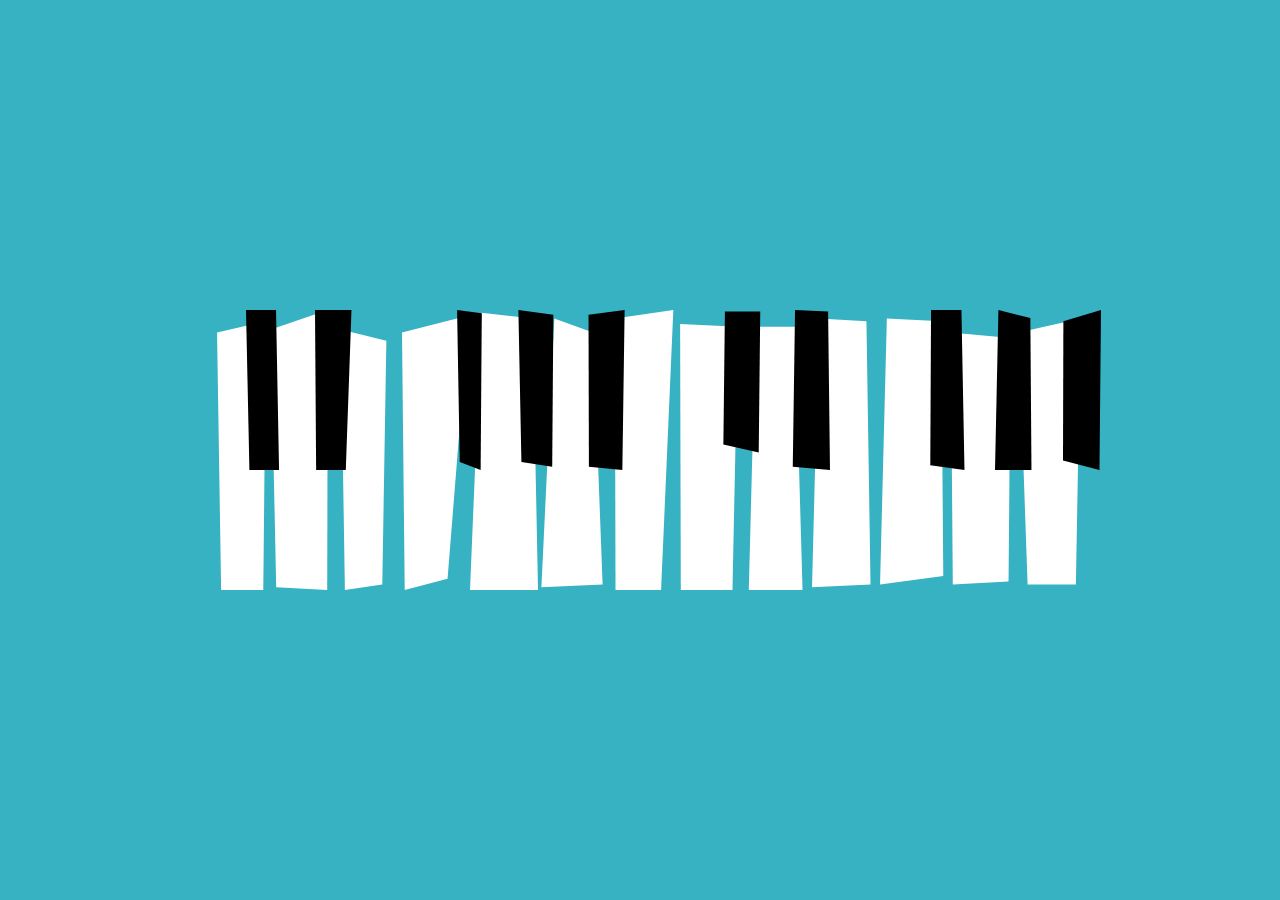
<file: RetoFinal/index.html>
<!DOCTYPE html>
<html lang="en">

<head>
    <meta charset="UTF-8">
    <title>JS Piano</title>
    <link rel="stylesheet" href="styles.css">
</head>

<body>

    <div id="piano">

        <div class="keys">
            <div class="black-keys">
                <div class="key black-key"></div>
                <div class="key black-key"></div>
                <div class="key black-key"></div>
                <div class="key black-key"></div>
                <div class="key black-key"></div>
                <div class="key black-key"></div>
                <div class="key black-key"></div>
                <div class="key black-key"></div>
                <div class="key black-key"></div>
                <div class="key black-key"></div>
            </div>

            <div class="white-keys">
                <div class="key white-key"></div>
                <div class="key white-key"></div>
                <div class="key white-key"></div>
                <div class="key white-key"></div>
                <div class="key white-key"></div>
                <div class="key white-key"></div>
                <div class="key white-key"></div>
                <div class="key white-key"></div>
                <div class="key white-key"></div>
                <div class="key white-key"></div>
                <div class="key white-key"></div>
                <div class="key white-key"></div>
                <div class="key white-key"></div>
            </div>
        </div>

    </div>


    <script src="app.js"></script>
</body>

</html>
</file>
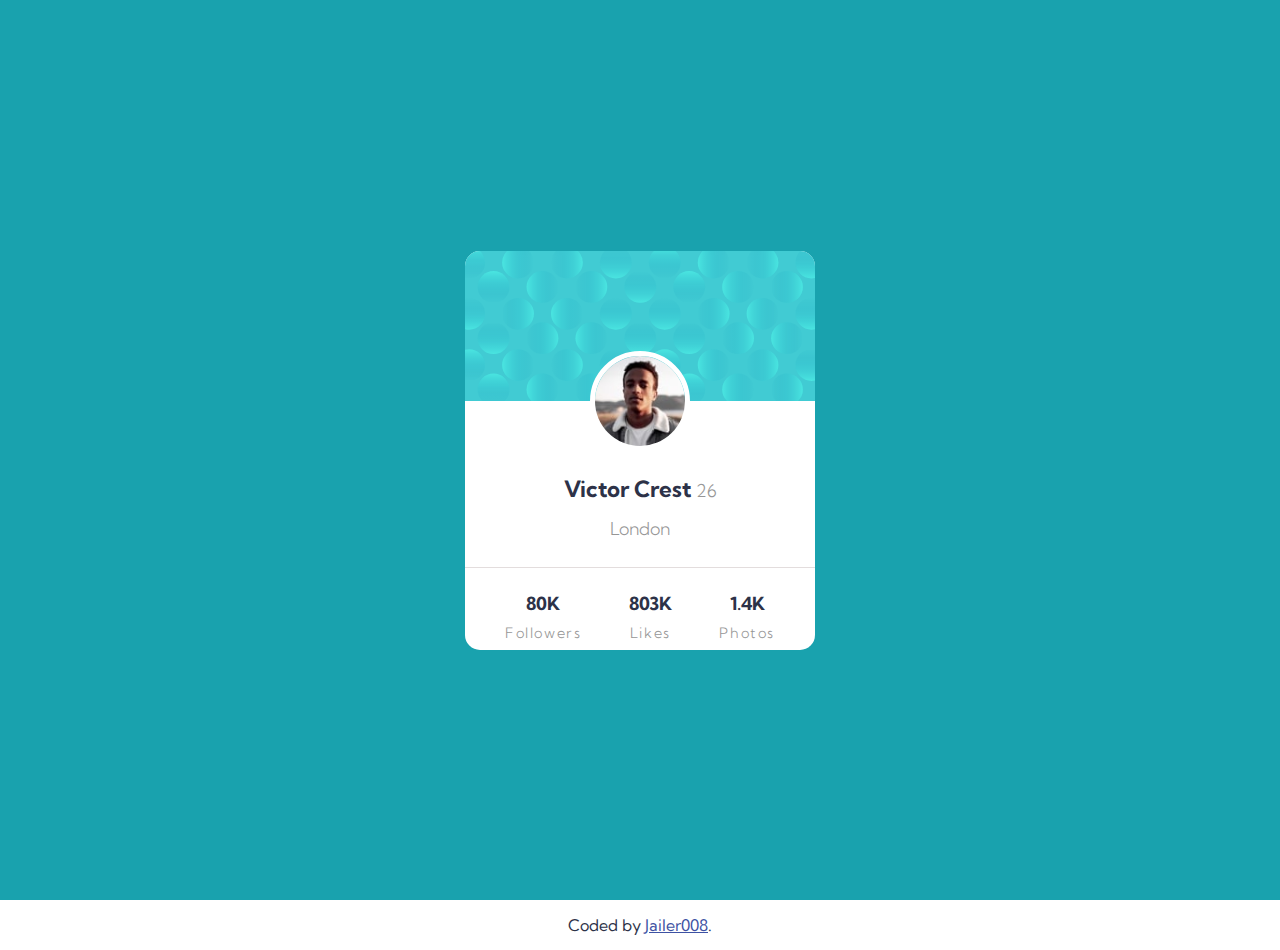
<file: CSS/src/Reto2/index.html>
<!DOCTYPE html>
<html lang="en">

<head>
  <meta charset="UTF-8">
  <meta name="viewport" content="width=device-width, initial-scale=1.0">
  <link rel="icon" type="image/png" sizes="32x32" href="./images/favicon-32x32.png">
  <link rel="stylesheet" href="./style.css">
  <title>Frontend Mentor | Profile card component</title>
</head>

<body>
  <section class="main">
    <div class="container">
      <div class="upper-container"></div>
      <div class="img-sec"><img src="./images/image-victor.jpg" alt=""></div>
      <div class="card-body">
        <h2 class="name">Victor Crest <span class="age">26</span></h2>
        <h3 class="city">London</h3>
        <div class="activity-container">
          <h4>80K <span class="act">Followers</span></h4>
          <h4>803K <span class="act">Likes</span></h4>
          <h4>1.4K <span class="act">Photos</span></h4>
        </div>
      </div>
    </div>
  </section>
  <div class="attribution">
    Coded by <a href="https://github.com/Jailer008">Jailer008</a>.
  </div>
</body>

</html>
</file>
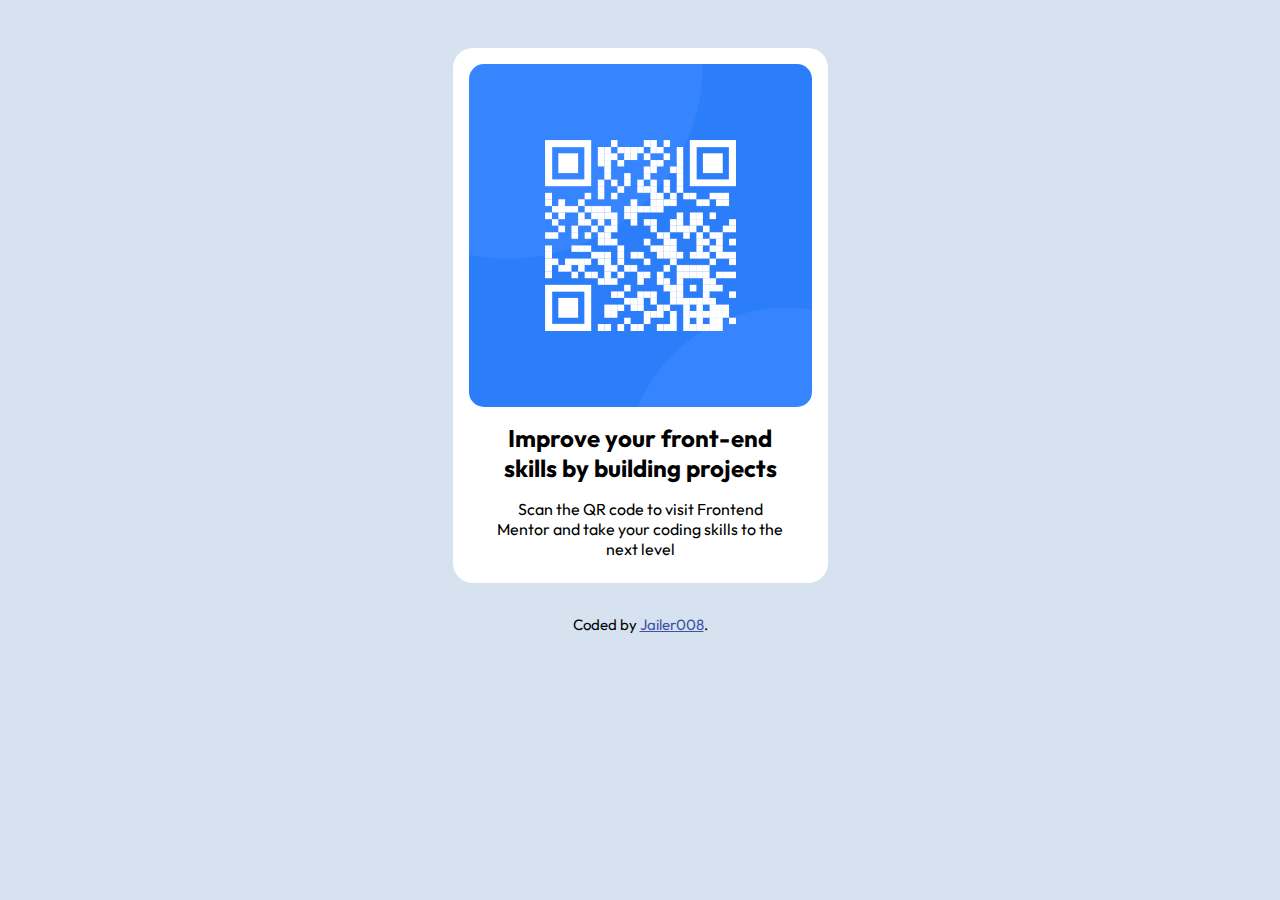
<file: CSS/src/Reto3/index.html>
<!DOCTYPE html>
<html lang="en">

<head>
  <meta charset="UTF-8">
  <meta name="viewport" content="width=device-width, initial-scale=1.0">
  <!-- displays site properly based on user's device -->

  <link rel="icon" type="image/png" sizes="32x32" href="./images/favicon-32x32.png">

  <title>Frontend Mentor | QR code component</title>
  <link rel="stylesheet" href="./style.css">
</head>

<body>
  <div class="container">
    <img src="./images/image-qr-code.png" alt="">
    <div class="all-text">
      <h2>Improve your front-end skills by building projects</h3>
        <p>Scan the QR code to visit Frontend Mentor and take your coding skills to the next level</p>
    </div>
  </div>
  <div class="attribution">
    Coded by <a href="https://github.com/Jailer008">Jailer008</a>.
  </div>
</body>

</html>
</file>
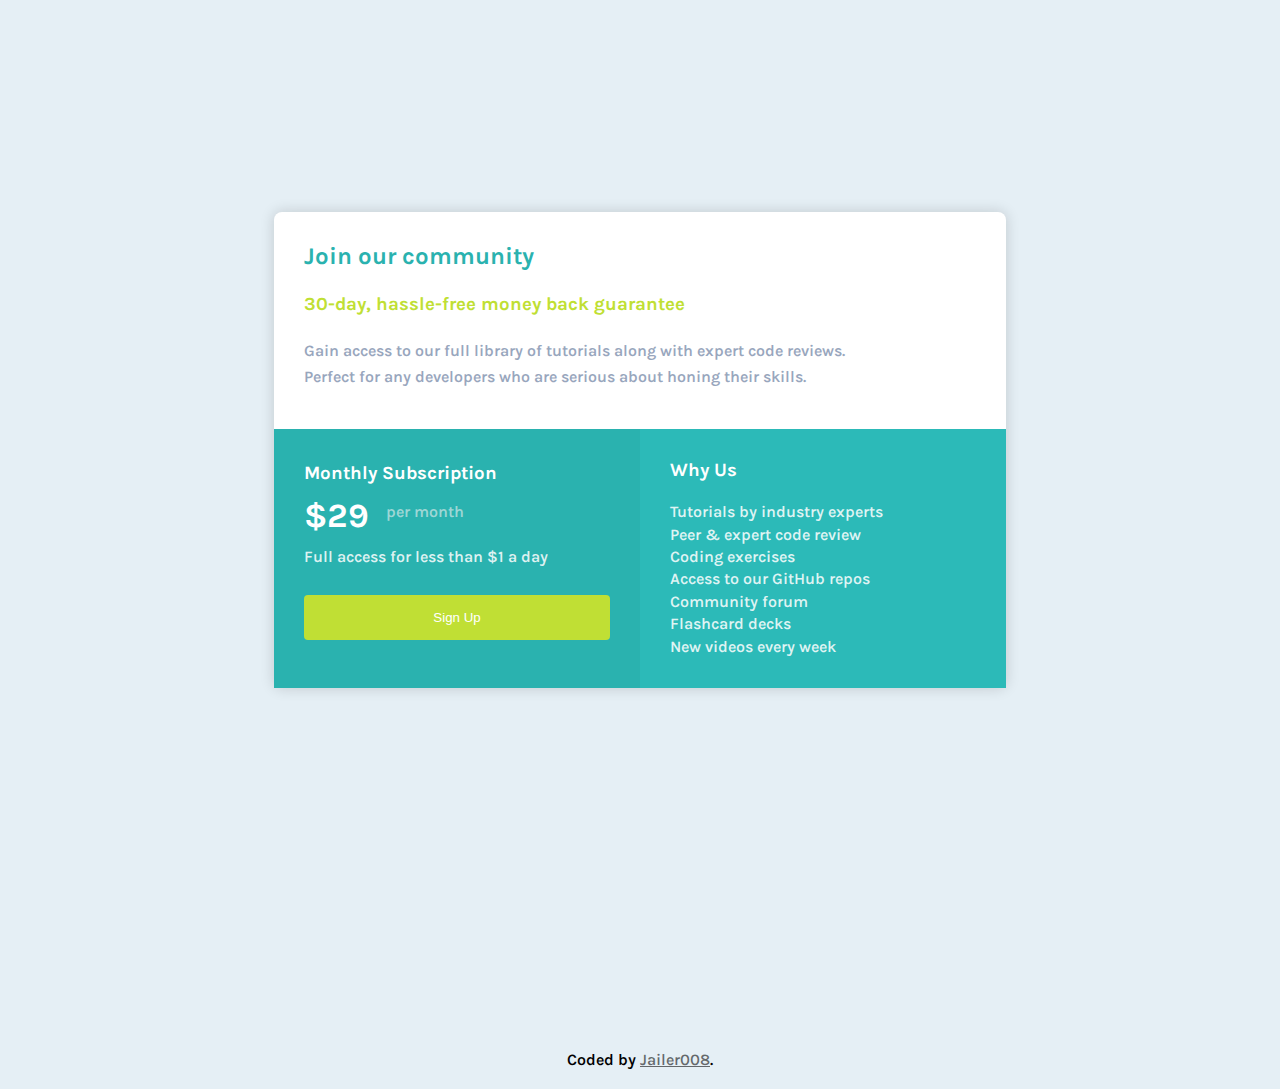
<file: CSS/src/Reto4/index.html>
<!DOCTYPE html>
<html lang="en">

<head>
  <meta charset="UTF-8">
  <meta name="viewport" content="width=device-width, initial-scale=1.0">
  <link rel="stylesheet" href="./style.css">
  <link rel="icon" type="image/png" sizes="32x32" href="./images/favicon-32x32.png">
  <link rel="preconnect" href="https://fonts.gstatic.com">
  <link href="https://fonts.googleapis.com/css2?family=Karla&display=swap" rel="stylesheet">
  <title>Frontend Mentor | Single Price Grid Component</title>
</head>

<body>
  <main>
    <div class="container">
      <div class="community-sec">
        <h2 class="com-header">Join our community</h2>

        <h3>30-day, hassle-free money back guarantee</h3>

        <p>Gain access to our full library of tutorials along with expert code reviews. <br> Perfect for any developers
          who are serious about honing their skills.</p>
      </div>
      <div class="flex-contain">
        <div class="flex-left">
          <h3>Monthly Subscription</h3>

          <span class="dol"> &dollar;29 </span> <span class="date"> per month</span>

          <p>Full access for less than &dollar;1 a day</p>

          <button class="btn">Sign Up</button>
        </div>
        <div class="flex-right">
          <h3 class="flex-right-header">Why Us</h3>
          <ul class="right-container">
            <li> Tutorials by industry experts</li>
            <li> Peer &amp; expert code review</li>
            <li>Coding exercises</li>
            <li>Access to our GitHub repos</li>
            <li>Community forum</li>
            <li>Flashcard decks </li>
            <li>New videos every week</li>
          </ul>
        </div>
      </div>
    </div>
  </main>
  <footer>
    <p class="attribution">
      Coded by <a href="https://github.com/Jailer008">Jailer008</a>.
    </p>
  </footer>
</body>

</html>
</file>
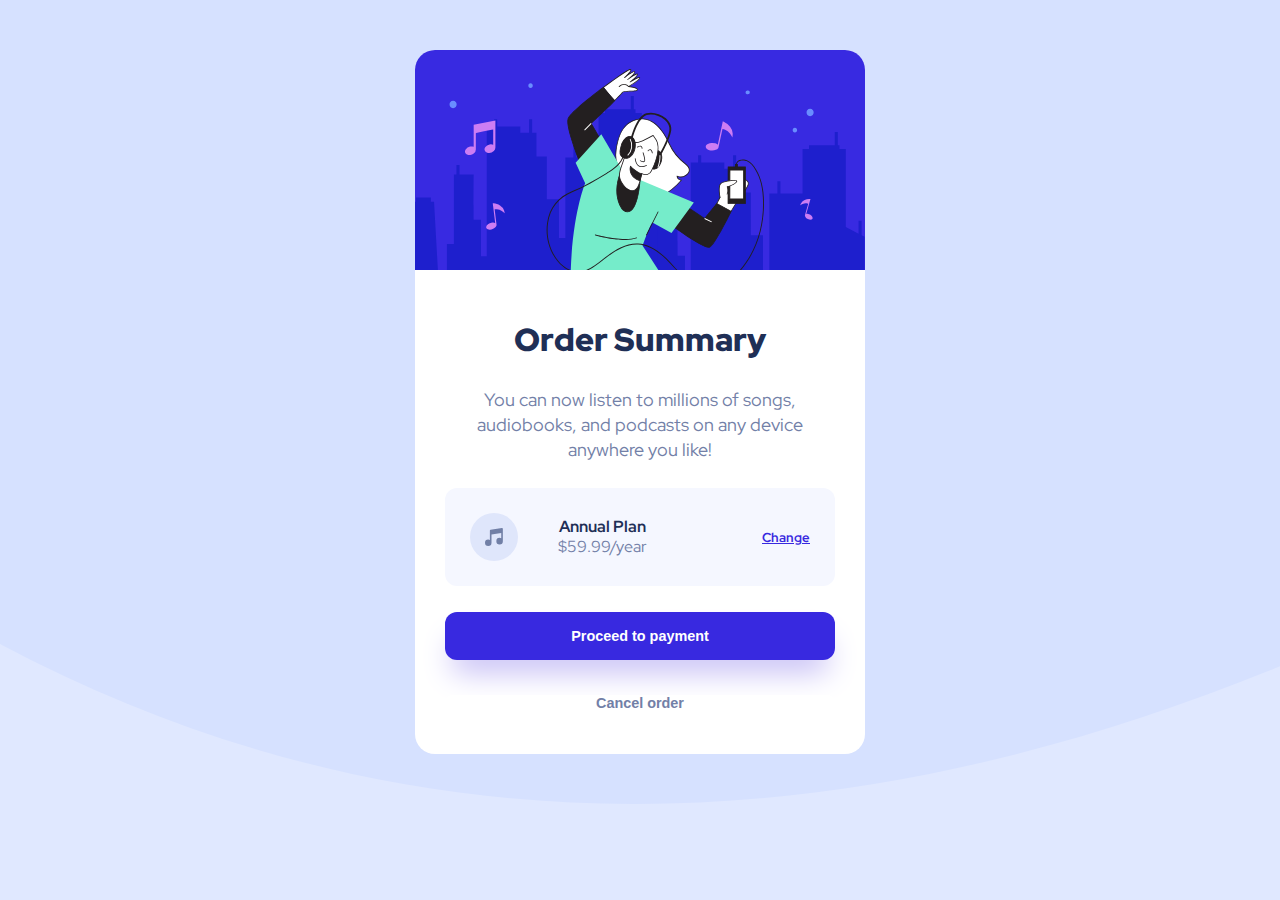
<file: CSS/src/Reto5/index.html>
<!DOCTYPE html>
<html lang="en">

<head>
  <meta charset="UTF-8">
  <meta http-equiv="X-UA-Compatible" content="IE=edge">
  <meta name="viewport" content="width=device-width, initial-scale=1.0">
  <title>Document</title>
  <link rel="stylesheet" href="styles.css">
</head>

<body>
  <div class="card">
    <img class="hero-image" src="images/illustration-hero.svg">
    <div class="container">
      <h2 class="title">Order Summary</h2>
      <p class="order-description">You can now listen to millions of songs, audiobooks, and podcasts on any
        device anywhere you like!</p>
      <div class="plan-container">
        <img src="images/icon-music.svg" alt="">
        <div class="plan-description">
          <strong>Annual Plan</strong>
          <p>$59.99/year</p>

        </div>
        <a href="#">Change</a>
      </div>
      <button class="proceed-button">Proceed to payment</button>
      <button class="cancel-button">Cancel order</button>
    </div>
  </div>
</body>

</html>
</file>
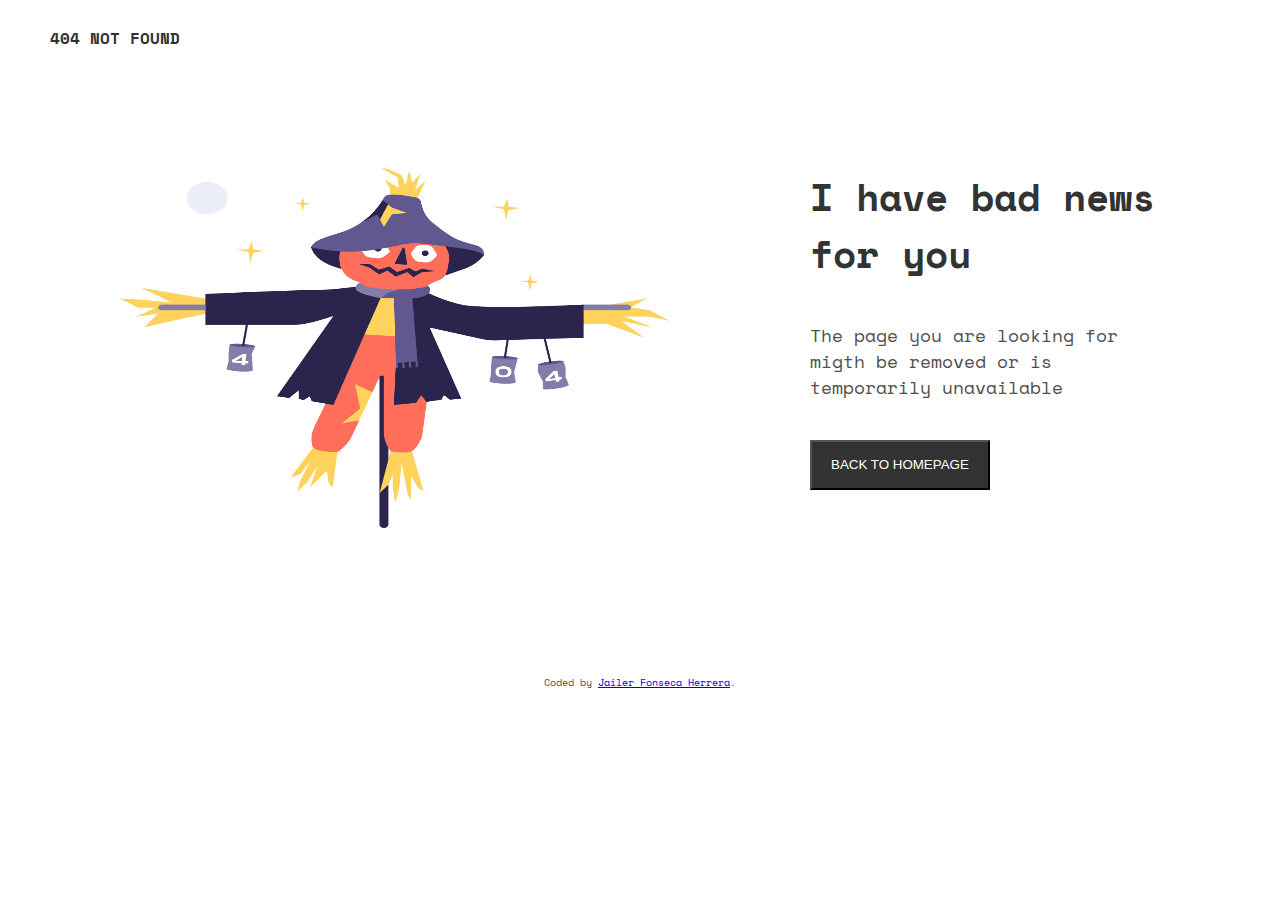
<file: CSS/src/Reto1/reto1.html>
<!DOCTYPE html>
<html lang="en">

<head>
  <meta charset="UTF-8">
  <meta http-equiv="X-UA-Compatible" content="IE=edge">
  <meta name="viewport" content="width=device-width, initial-scale=1.0">
  <link rel="stylesheet" href="estilos1.css">
  <link href="https://fonts.googleapis.com/css2?family=Space+Mono&display=swap" rel="stylesheet">
  <title>404 NOT FOUND</title>

</head>

<body>
  <div class="home">

    <header class="item-1">404 NOT FOUND</header>

    <div class="item-2">
      <div class="item-21"><img src="Assets/scarecrow.png" class="img-0"></div>
      <div class="item-22">
        <div class="item-221">I have bad news for you</div>

        <div class="item-222">
          <p>The page you are looking for migth be removed or is temporarily unavailable</p>
        </div>

        <div class="item-223">
          <button class="buttom-1">BACK TO HOMEPAGE</button>
        </div>

      </div>
    </div>
    <footer class="item-3">
      Coded by <a href="#">Jailer Fonseca Herrera</a>.
    </footer>
  </div>
</body>

</html>
</file>
<file: RetoFinal/styles.css>
body {
    margin: 0;
    padding: 0;
    display: flex;
    justify-content: center;
    height: 100vh;
    align-items: center;
    background-color: rgb(55, 178, 195);
}


.keys {
    position: relative;

}

.white-keys {
    display: flex;
}

.black-keys {
    position: relative;
    display: flex;
}

.white-key {
    width: 68px;
    height: 280px;
    background-color: #fff;
    box-sizing: border-box;
}

.white-key:hover {
    background-color: #ffd200;
}


.black-key {
    z-index: 2;
    width: 38px;
    height: 160px;
    box-sizing: border-box;
    position: absolute;
    background-color: #000;
}

.black-key:hover {
    background-color: #f40082;
}

/* Blancas */
.white-key:nth-child(1) {
    clip-path: polygon(28% 8%, 100% 4%, 96% 100%, 34% 100%);
}

.white-key:nth-child(2) {
    clip-path: polygon(7% 7%, 91% 0, 90% 100%, 15% 99%);
}

.white-key:nth-child(3) {
    clip-path: polygon(10% 7%, 77% 11%, 71% 98%, 16% 100%);

}

.white-key:nth-child(4) {
    clip-path: polygon(0 8%, 98% 2%, 67% 96%, 4% 100%);
}

.white-key:nth-child(5) {
    clip-path: polygon(17% 1%, 92% 3%, 100% 100%, 0 100%);
}

.white-key:nth-child(6) {
    clip-path: polygon(24% 3%, 81% 8%, 95% 98%, 5% 99%);
}

.white-key:nth-child(7) {
    clip-path: polygon(13% 3%, 99% 0, 81% 100%, 14% 100%);

}

.white-key:nth-child(8) {
    clip-path: polygon(9% 5%, 94% 6%, 86% 100%, 10% 100%);
}

.white-key:nth-child(9) {
    clip-path: polygon(20% 6%, 78% 6%, 89% 100%, 10% 100%);
}

.white-key:nth-child(10) {
    clip-path: polygon(13% 3%, 83% 4%, 89% 98%, 3% 99%);
}

.white-key:nth-child(11) {
    clip-path: polygon(13% 3%, 93% 4%, 96% 95%, 3% 98%);
}

.white-key:nth-child(12) {
    clip-path: polygon(7% 8%, 95% 10%, 92% 97%, 10% 98%);
}

.white-key:nth-child(13) {
    clip-path: polygon(7% 8%, 98% 3%, 91% 98%, 20% 98%);
}


/* Negras */
.black-key:nth-child(1) {
    left: 48px;
    clip-path: polygon(0 0, 79% 0, 87% 100%, 9% 100%);
}

.black-key:nth-child(2) {
    left: 117px;
    clip-path: polygon(0 0, 96% 0, 81% 100%, 3% 100%);
}

.black-key:nth-child(3) {
    left: 253px;
    clip-path: polygon(16% 0, 81% 2%, 78% 100%, 23% 95%);
}

.black-key:nth-child(4) {
    left: 320px;
    clip-path: polygon(1% 0, 93% 3%, 90% 98%, 9% 95%);
}

.black-key:nth-child(5) {
    left: 389px;
    clip-path: polygon(4% 3%, 99% 0, 93% 100%, 5% 98%);
}

.black-key:nth-child(6) {
    left: 525px;
    clip-path: polygon(5% 1%, 98% 1%, 94% 89%, 1% 84%);
}

.black-key:nth-child(7) {
    left: 594px;
    clip-path: polygon(8% 0, 95% 1%, 100% 100%, 2% 98%);
}

.black-key:nth-child(8) {
    clip-path: polygon(8% 0, 88% 0, 96% 100%, 6% 97%);
    left: 730px;
}

.black-key:nth-child(9) {
    clip-path: polygon(9% 0, 93% 5%, 96% 100%, 0 100%);
    left: 797px;
}

.black-key:nth-child(10) {
    clip-path: polygon(1% 7%, 100% 0, 96% 100%, 0 94%);
    left: 865px;
}
</file>
<file: CSS/src/Reto2/style.css>
@import url('https://fonts.googleapis.com/css2?family=Kumbh+Sans:wght@400;700&display=swap');

* {
    margin: 0;
    padding: 0;
    box-sizing: border-box;
}

body {
    font-family: "Kumbh sans", sans-serif;
    font-size: 18px;
    color: hsl(229, 23%, 23%);
}

.main {
    background-image: url('./images/bg-pattern-top.svg'), url('./images/bg-pattern-bottom.svg');
    background-position: -90% -500px, 170% 400px;
    background-repeat: no-repeat;
    background: hsl(185, 75%, 39%);
    min-height: 100vh;
    display: flex;
    justify-content: center;
    align-items: center;
}

.container {
    background: hsl(0, 0%, 100%);
    text-align: center;
    max-width: 350px;
    border-radius: 15px;
    overflow: hidden;
}

.upper-container {
    height: 150px;
    width: 350px;
    background: url(./images/bg-pattern-card.svg);
    background-size: cover;
}

.img-sec {
    width: 100px;
    height: 100px;
    border-radius: 50%;
    overflow: hidden;
    margin: -50px auto -30px auto;
    border: 5px solid hsl(0, 0%, 100%);
}

.img-sec img {
    display: block;
    height: auto;
    width: 100%;
}

.card-body {
    margin-top: 54px;
    margin-bottom: -75px;
    height: 250px;
    line-height: 1.8rem;
}

.card-body .name {
    font-size: 1.4rem;
}

.card-body .city {
    margin-top: 10px;
}

.card-body .age,
.card-body .city {
    font-weight: 300;
    font-size: 1.1rem;
    color: hsl(0, 0%, 59%);
}

.activity-container .act {
    display: block;
    font-weight: 300;
    font-size: .9rem;
    color: hsl(0, 0%, 59%);
    letter-spacing: .1rem;
}

.activity-container {
    padding-top: 22px;
    padding-right: 40px;
    padding-left: 40px;
    border-top: 1px solid hsl(0, 10%, 88%);
    margin-top: 23px;
    display: flex;
    align-items: center;
    justify-content: space-between;
    flex-direction: row;
}

.attribution {
    font-size: 16px;
    text-align: center;
    padding: 15px;
}

.attribution a {
    color: hsl(228, 45%, 44%);
}
</file>
<file: CSS/src/Reto3/style.css>
@import url('https://fonts.googleapis.com/css2?family=Outfit:wght@400;700&display=swap');
*{
    margin: 0;
    padding: 0;
    box-sizing: border-box;
}
body{
    font-family: 'Outfit', sans-serif;
    background-color: hsl(212, 45%, 89%);
}
.container{
    width: 375px;
    display: flex;
    flex-direction: column;
    align-items: center;
    justify-content: center;
    margin: 3rem auto 2rem;
    padding: 1rem 1rem 1.5rem;
    background-color: hsl(0, 0%, 100%);
    border-radius: 20px;
    text-align: center;
}
.container img{
    width: 100%;
    border-radius: 15px;
}
.container h2{
    font-weight: 700;
    padding: 1rem;
}
.container p{
    font-weight: 400;
    margin: 0 22px;
}
.attribution{
    font-size: 15px; 
    text-align: center; 
}
.attribution a{
    color: hsl(228, 45%, 44%); 
}
</file>
<file: CSS/src/Reto4/style.css>
*{
    padding: 0;
    margin: 0;
    box-sizing: border-box;
}
body{
    background-color: rgb(229, 239, 245);
    font-family: "karla";
    font-size: 100%;
    font-weight: 600;
}
main{
    display: flex;
    height: 100vh;
    width: 100%;
    padding: 100px 30px;
}
.container{
    width: 80%;
    padding: 30px;
    margin-top: 345px;
    margin:auto;
    border-radius: 8px;
    background-color: white;
    box-shadow: 0px 0px 14px 1px #00000024;
}
.com-header{
    color:hsl(179, 62%, 43%)
}
.community-sec h3{
    color: hsl(71, 73%, 54%);
    margin-top: 23px;
}
.community-sec p{
    color:hsl(218, 22%, 67%);
    margin-top: 23px;
    line-height: 1.6;
    margin-bottom: 70px;
}
.flex-contain{
    margin: -30px;
    color: white;
}
.flex-left{
    background-color: hsl(179, 62%, 43%);
    padding: 30px;
    line-height: 1.6;
}
.flex-left p{
    color:rgba(255, 255, 255, 0.856);
}
.flex-right{
    background-color: hsl(179, 62%, 45%);
    padding: 30px;
}
.date{
    position: absolute;
    color: rgba(247, 243, 243, 0.589);
    margin-top:10px;
    margin-left: 17px;
}
.dol{
    font-size: 34px;
    font-weight: 700;
}
.btn{
    color: white;
    background-color: hsl(71, 73%, 54%);
    border: none;
    outline: none;
    cursor: pointer;
    min-width: 100%;
    padding: 15px;
    margin-top: 26px;
    border-radius: 4px;
}
.btn:hover{
    background-color: hsl(71, 73%, 48%);
}
.flex-right-header {
    color: white;
}
.right-container{
    color: rgba(255, 255, 255, 0.856);
    margin-top: 20px;
    list-style: none;
    line-height: 1.4;
}

@media screen and (max-width:768px){
    footer{
        display: none;
    }
}
.attribution{
    text-align: center;
    color: white;
}
.attribution a{
    color: wheat;
}
@media screen and (min-width:768px){
    .container{
        width: 60%;
        display: flex;
        flex-direction: column;
    }
    .flex-contain{
        display: flex;
    }
    .flex-left{
        width: 50%;
    }
    .flex-right{
        width: 50%;
    }
    footer{
        margin-top: 150px;
    }
    .attribution{
        color: #000000;
        
        margin-bottom: 20px;
    }
    .attribution a{
        color: #00000091;
    }
}
</file>
<file: CSS/src/Reto5/styles.css>
@import url("https://fonts.googleapis.com/css2?family=Red+Hat+Display:wght@500;700;900&display=swap");

* {
  margin: 0;
  padding: 0;
  box-sizing: border-box;
}

:root {
  --pale-blue: hsl(225, 100%, 94%);
  --very-pale-blue: hsl(225, 100%, 98%);
  --desaturated-blue: hsl(224, 23%, 55%);
  --dark-blue: hsl(223, 47%, 23%);
  --bright-blue: hsl(245, 75%, 52%);
  --bright-blue-hover: hsl(244, 83%, 68%);
}

body {
  background-image: url(./images/pattern-background-desktop.svg);
  background-repeat: no-repeat;
  background-size: cover;
  background-color: var(--pale-blue);
  font-size: 16px;
  font-family: "Red Hat Display", sans-serif;
}

.card {
  width: 450px;
  background-color: white;
  color: var(--desaturated-blue);
  border-radius: 20px;
  margin: 50px auto;
  overflow: hidden;
}

.title {
  color: var(--dark-blue);
  font-weight: 900;
  font-size: 32px;
}

.hero-image {
  width: 100%;
}

.container {
  display: flex;
  flex-direction: column;
  justify-content: center;
  text-align: center;
  padding: 30px;
  font-size: 18px;
}

.container > * {
  margin: 13px 0;
}

.container strong {
  color: var(--dark-blue);
}

.order-description {
  line-height: 25px;
}

.plan-container {
  font-size: 16px;
  background-color: var(--very-pale-blue);
  padding: 25px;
  border-radius: 12px;
  display: flex;
  flex-direction: row;
  justify-content: space-between;
  align-items: center;
}

.plan-container a {
  color: var(--bright-blue);
  font-size: 13px;
  font-weight: 700;
}

.plan-container a:hover {
  color: var(--bright-blue-hover);
  text-decoration: none;
}

.plan-description {
  margin-right: 75px;
  line-height: 20px;
}

button {
  width: 100%;
  border: none;
  font-weight: 700;
  font-size: 0.9rem;
  border-radius: 12px;
  cursor: pointer;
}

.cancel-button {
  background-color: white;
  color: var(--desaturated-blue);
  border: none;
  margin-top: 22px;
}

.cancel-button:hover {
  color: black;
}

.proceed-button {
  background-color: var(--bright-blue);
  padding: 1rem 0;
  color: white;
  box-shadow: 0 20px 30px -8px rgb(197 189 245);
}

.proceed-button:hover {
  background-color: var(--bright-blue-hover);
}
</file>
<file: CSS/src/Reto1/estilos1.css>
* {
  margin: 0%;
  padding: 0%;
  box-sizing: border-box;
}

body {
  background-color: white;
  margin: 2%;
}

.home {
  display: flex;
  font-family: 'Space Mono', monospace;
  font-weight: 500;
  flex-direction: column;
  flex-wrap: wrap;
  margin-left: 2%;
  margin-right: 2%;
}




.item-1 {
  font-weight: bold;
  color: #333333;

}

.item-2 {
  margin-top: 10%;
  margin-bottom: 10%;
  display: flex;
  flex-direction: row;
  flex-wrap: wrap;
  justify-content: space-around;
}

.item-21 {
  width: 550px;
  height: 360px;
  margin: 0px;
  flex-direction: row;
  justify-content: center;
}

.item-22 {
  width: 350px;
  flex-direction: column;
  justify-content: center;
}

.item-221 {
  font-size: 38px;
  font-weight: bold;
  color: #333333;
}

.item-222 {
  margin-top: 40px;
  margin-bottom: 40px;
  font-size: 18px;
  color: #4F4F4F;
}

.item-223 {
  font-size: 18px;
  color: #4F4F4F;

}

.item-3 {
  font-size: 10px;
  color: #4F4F4F;
  text-align: center;
  align-items: center;
  margin-top: 2.5%;
}

.img-0 {
  width: 550px;
  height: 360px;
  margin: auto;
}

.buttom-1 {
  width: 180px;
  height: 50px;
  background-color: #333333;
  color: white;
  border-bottom-color: #333333;
}

@media (max-width: 480px) {
  .home {
    margin-left: 0%;
    margin-right: 0%;
  }

  .item-221 {
    font-size: 34px;
    font-weight: bold;
    color: #333333;
  }

  .img-0 {
    width: 270px;
    height: 190px;
  }

  .item-21 {
    width: 270px;
    height: 190px;
  }

  .item-22 {
    width: 270px;
  }


}
</file>
